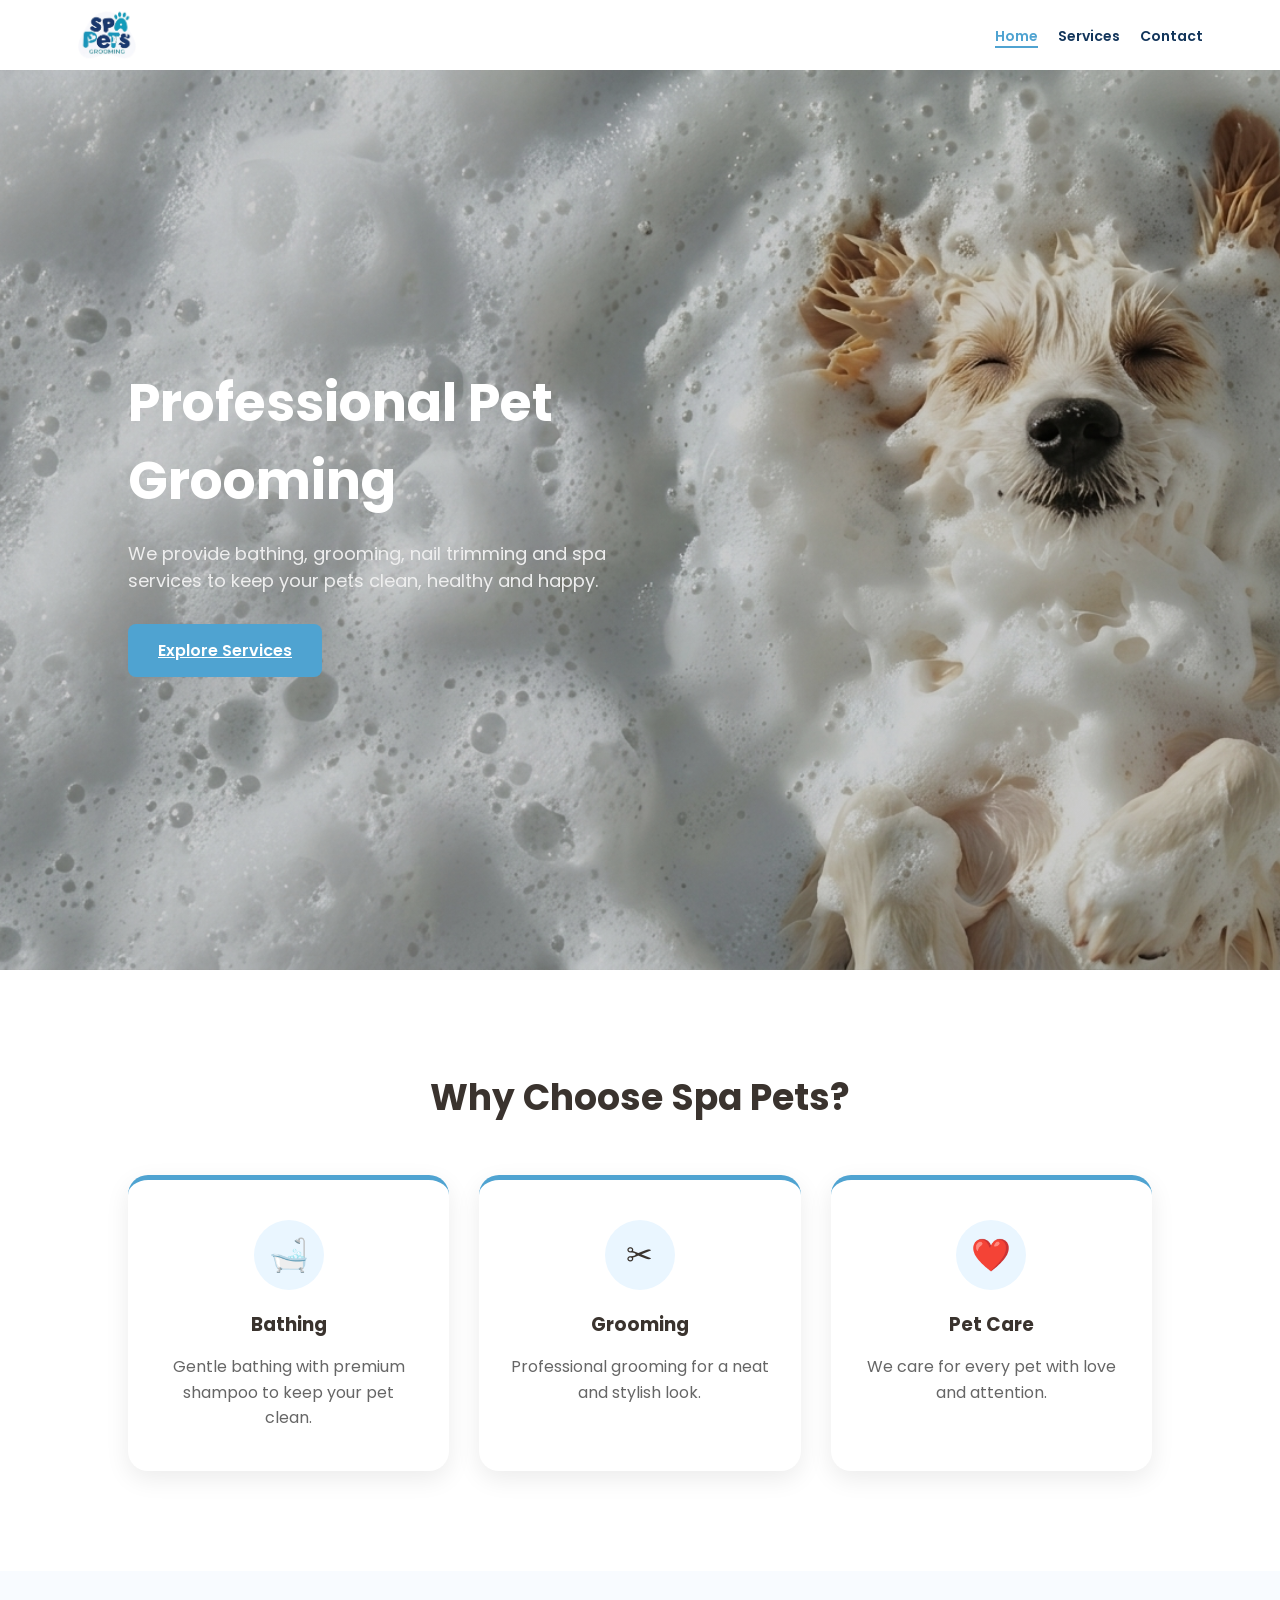
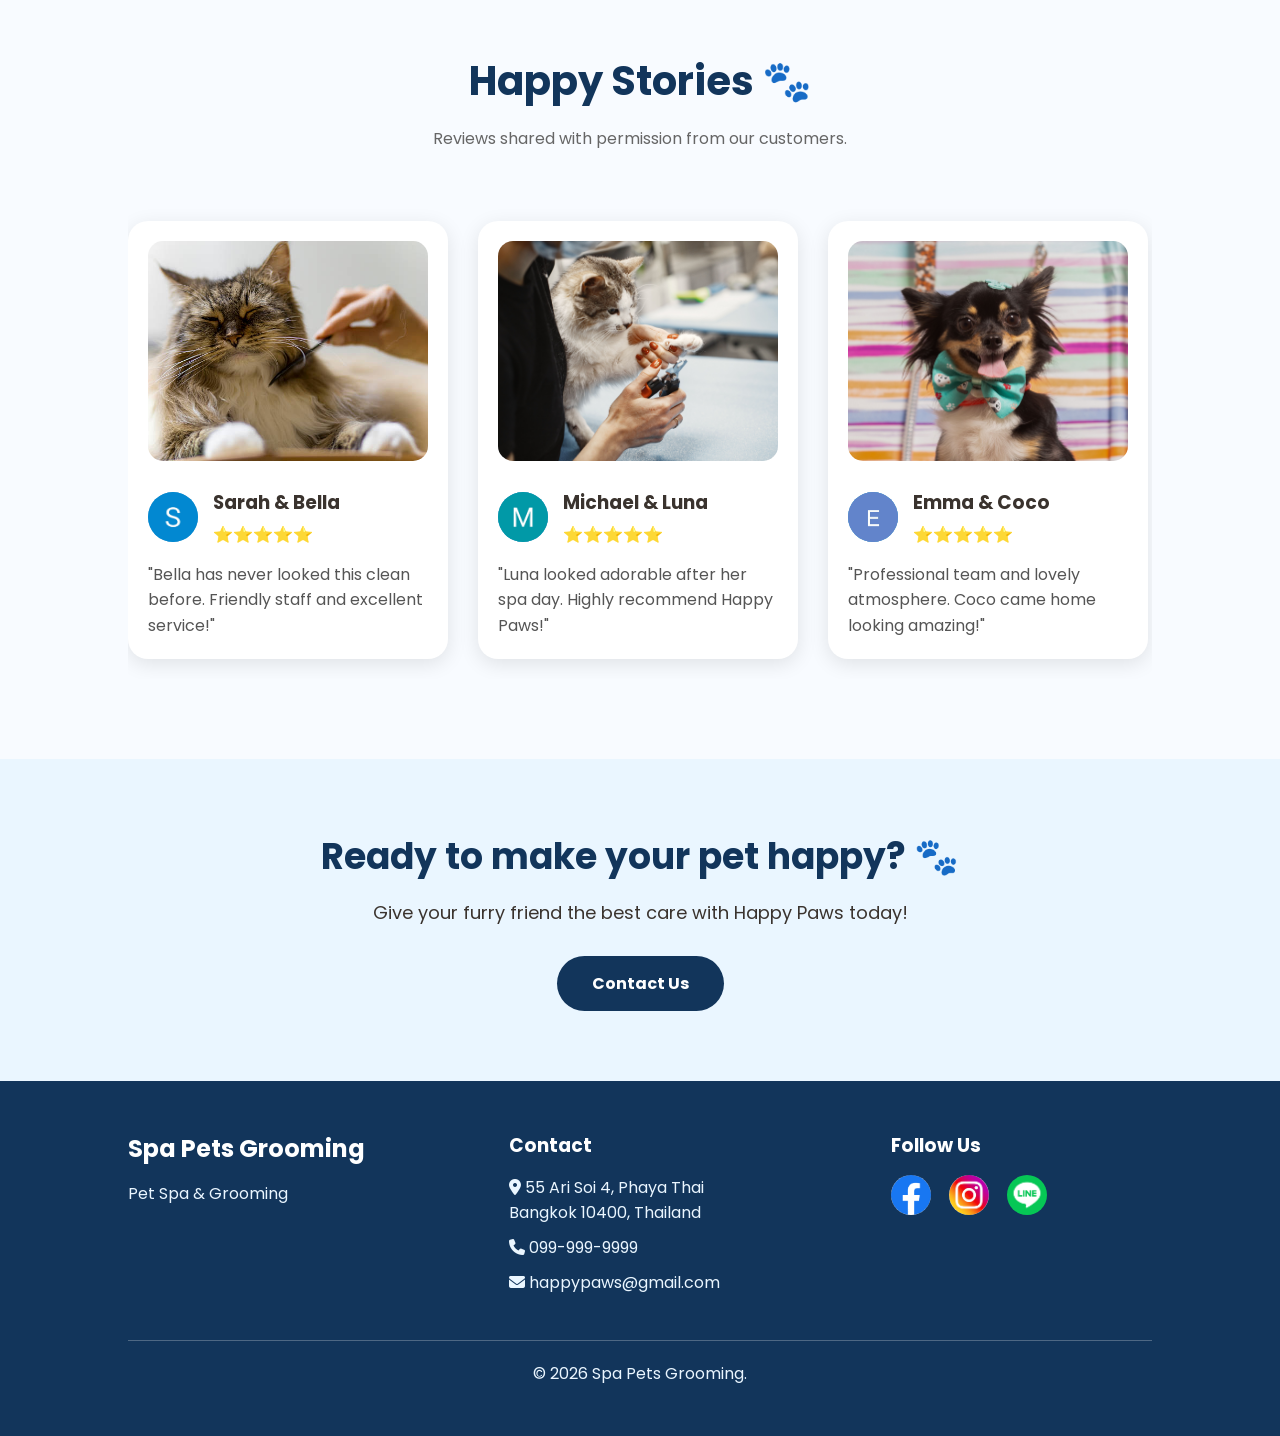
<file: index.html>
<!DOCTYPE html>
<html lang="en">

<head>
    <meta charset="UTF-8">
    <meta name="viewport" content="width=device-width, initial-scale=1.0">
    <title>Home | Spa Pets</title>
    <link rel="icon" type="image/png" href="images/spapets.png">

        <link rel="preconnect" href="https://fonts.googleapis.com">
        <link rel="preconnect" href="https://fonts.gstatic.com" crossorigin>
        <link href="https://fonts.googleapis.com/css2?family=Poppins:wght@300;400;500;600;700&display=swap" rel="stylesheet">
       

        <link rel="stylesheet" href="css/style.css">

        <!-- Font Awesome -->
        <link rel="stylesheet"
            href="https://cdnjs.cloudflare.com/ajax/libs/font-awesome/6.5.2/css/all.min.css">
</head>

<body>
    <header>
        <nav>
            <div class="logo">
                <img src="images/spapets.png" alt="spa pets Logo">
            </div>
            <ul>
                <li><a href="index.html" class="active">Home</a></li> 
                <li><a href="menu.html">Services</a></li>
                <li><a href="contact.html">Contact</a></li>
            </ul>
           
        </nav>
    </header>
    <main>
        <section class="hero">
            <div class="hero-text">
                <h1>Professional Pet Grooming</h1>
                <p>
                    We provide bathing, grooming, nail trimming and spa services
                    to keep your pets clean, healthy and happy.
                </p>
                <a href="menu.html" class="btn"> Explore Services </a>
            </div>
           

        </section>

        <section class="features">
            <h2>Why Choose Spa Pets?</h2>
                <div class="feature-container">

                    <div class="feature-card">
                            <div class="feature-icon">
                                🛁
                            </div>
                        <h3>Bathing</h3>
                        <p>Gentle bathing with premium shampoo to keep your pet clean.</p>
                    </div>

                    <div class="feature-card">
                        <div class="feature-icon">
                                ✂
                        </div>
                        <h3>Grooming</h3>
                        <p>Professional grooming for a neat and stylish look.</p>
                    </div>

                    <div class="feature-card">
                        <div class="feature-icon">
                                ❤️
                        </div>
                        <h3>Pet Care</h3>
                        <p>We care for every pet with love and attention.</p>
                    </div>

                </div>

        </section>

        <!-- Reviews Section -->
        <section class="reviews">
            <h2>Happy Stories 🐾</h2>
            <p class="reviews-description">
                Reviews shared with permission from our customers.
            </p>

            <div class="review-container">
                <!-- Review 1 -->
                <div class="review-card">
                    <img class="pet-photo" src="images/photo7.jpg" alt="Bella">
                    <div class="reviewer">
                        <div class="avatar">
                           <img class="avatar" src="images/S.jpg" alt="Sarah">
                        </div>

                        <div>
                            <h3>Sarah & Bella</h3>
                            <div class="stars">
                                ⭐⭐⭐⭐⭐
                            </div>
                        </div>
                    </div>
                    <p class="review-text">
                        "Bella has never looked this clean before.
                        Friendly staff and excellent service!"
                    </p>
                </div>

                <!-- Review 2 -->
                <div class="review-card">
                    <img class="pet-photo" src="images/photo8.jpg" alt="Luna">
                    <div class="reviewer">
                        <div class="avatar">
                           <img class="avatar" src="images/M.jpg" alt="Sarah">
                        </div>

                        <div>
                            <h3>Michael & Luna</h3>
                            <div class="stars">
                                ⭐⭐⭐⭐⭐
                            </div>
                        </div>
                    </div>
                    <p class="review-text">
                        "Luna looked adorable after her spa day.
                        Highly recommend Happy Paws!"
                    </p>
                </div>

                <!-- Review 3 -->
                <div class="review-card">
                    <img class="pet-photo" src="images/photo6.jpg" alt="Coco">
                    <div class="reviewer">
                        <div class="avatar">
                           <img class="avatar" src="images/E.jpg" alt="Sarah">
                        </div>

                        <div>
                            <h3>Emma & Coco</h3>
                            <div class="stars">
                                ⭐⭐⭐⭐⭐
                            </div>
                        </div>
                    </div>
                    <p class="review-text">
                        "Professional team and lovely atmosphere.
                        Coco came home looking amazing!"
                    </p>
                </div>

                <!-- Review 4 -->
                <div class="review-card">
                    <img class="pet-photo" src="images/photo5.jpg" alt="Max">
                    <div class="reviewer">
                        <div class="avatar">
                           <img class="avatar" src="images/D.jpg" alt="Sarah">
                        </div>

                        <div>
                            <h3>David & Max</h3>
                            <div class="stars">
                                ⭐⭐⭐⭐⭐
                            </div>
                        </div>
                    </div>
                    <p class="review-text">
                        "Excellent grooming service.
                        Max is always excited to come back!"
                    </p>
                </div>

                <!-- Review 5 -->
                <div class="review-card">
                    <img class="pet-photo" src="images/photo2.jpg" alt="Milo">
                    <div class="reviewer">
                        <div class="avatar">
                           <img class="avatar" src="images/O.jpg" alt="Sarah">
                        </div>

                        <div>
                            <h3>Olivia & Milo</h3>
                            <div class="stars">
                                ⭐⭐⭐⭐⭐
                            </div>
                        </div>
                    </div>
                    <p class="review-text">
                        "Amazing care and very friendly staff.
                        Milo looks fantastic!"
                    </p>
                </div>
            </div>
        </section>


        <section class="cta">
            <h2>Ready to make your pet happy? 🐾</h2>
            <p>Give your furry friend the best care with Happy Paws today!</p>
            <a href="contact.html">Contact Us</a>
        </section>


    <footer class="footer">
        <div class="footer-container">

                <!-- ร้าน -->
                <div class="footer-section">
                <h2>Spa Pets Grooming</h2>
                <p>Pet Spa & Grooming</p>
                </div>

                <!-- ติดต่อ -->
           <div class="footer-section">
            <h3>Contact</h3>
                <p><i class="fa-solid fa-location-dot"></i> 
                    55 Ari Soi 4, Phaya Thai<br>
                    Bangkok 10400, Thailand
                <p><i class="fa-solid fa-phone"></i> 099-999-9999</p>
                <p><i class="fa-solid fa-envelope"></i> happypaws@gmail.com</p>
            </div>

                <!-- Social -->
                <div class="footer-section">
                <h3>Follow Us</h3>

                <div class="social-icons">
                    <a href="#">
                        <img src="./images/face.png" alt="Facebook"></a>
                    <a href="#">
                        <img src="./images/ig1.jpeg" alt="Instagram"></a>
                    <a href="#">
                        <img src="./images/line.png" alt="Line"></a>
                </div>
            </div>
        </div>

                <hr>
                <p class="copyright">
                    © 2026 Spa Pets Grooming.
                </p>
    </footer>

    </main>
</body>

</html>
</file>
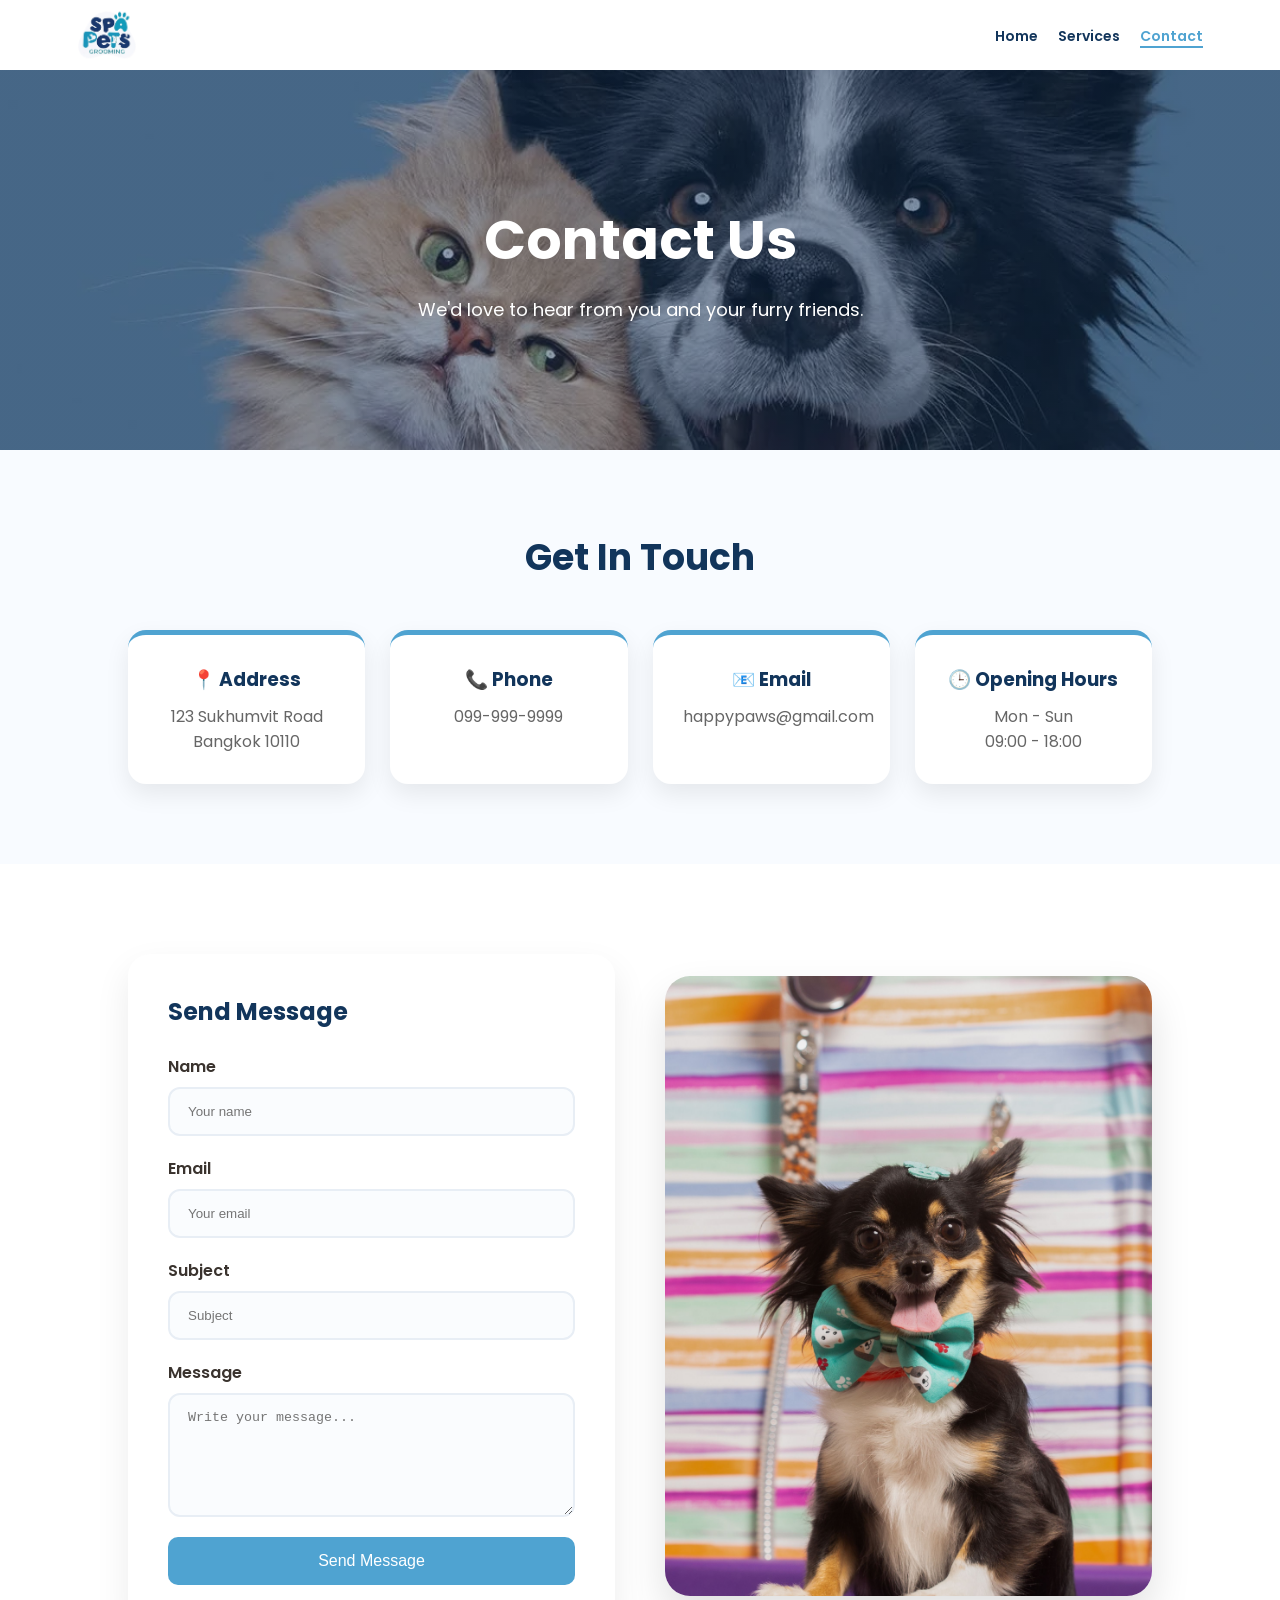
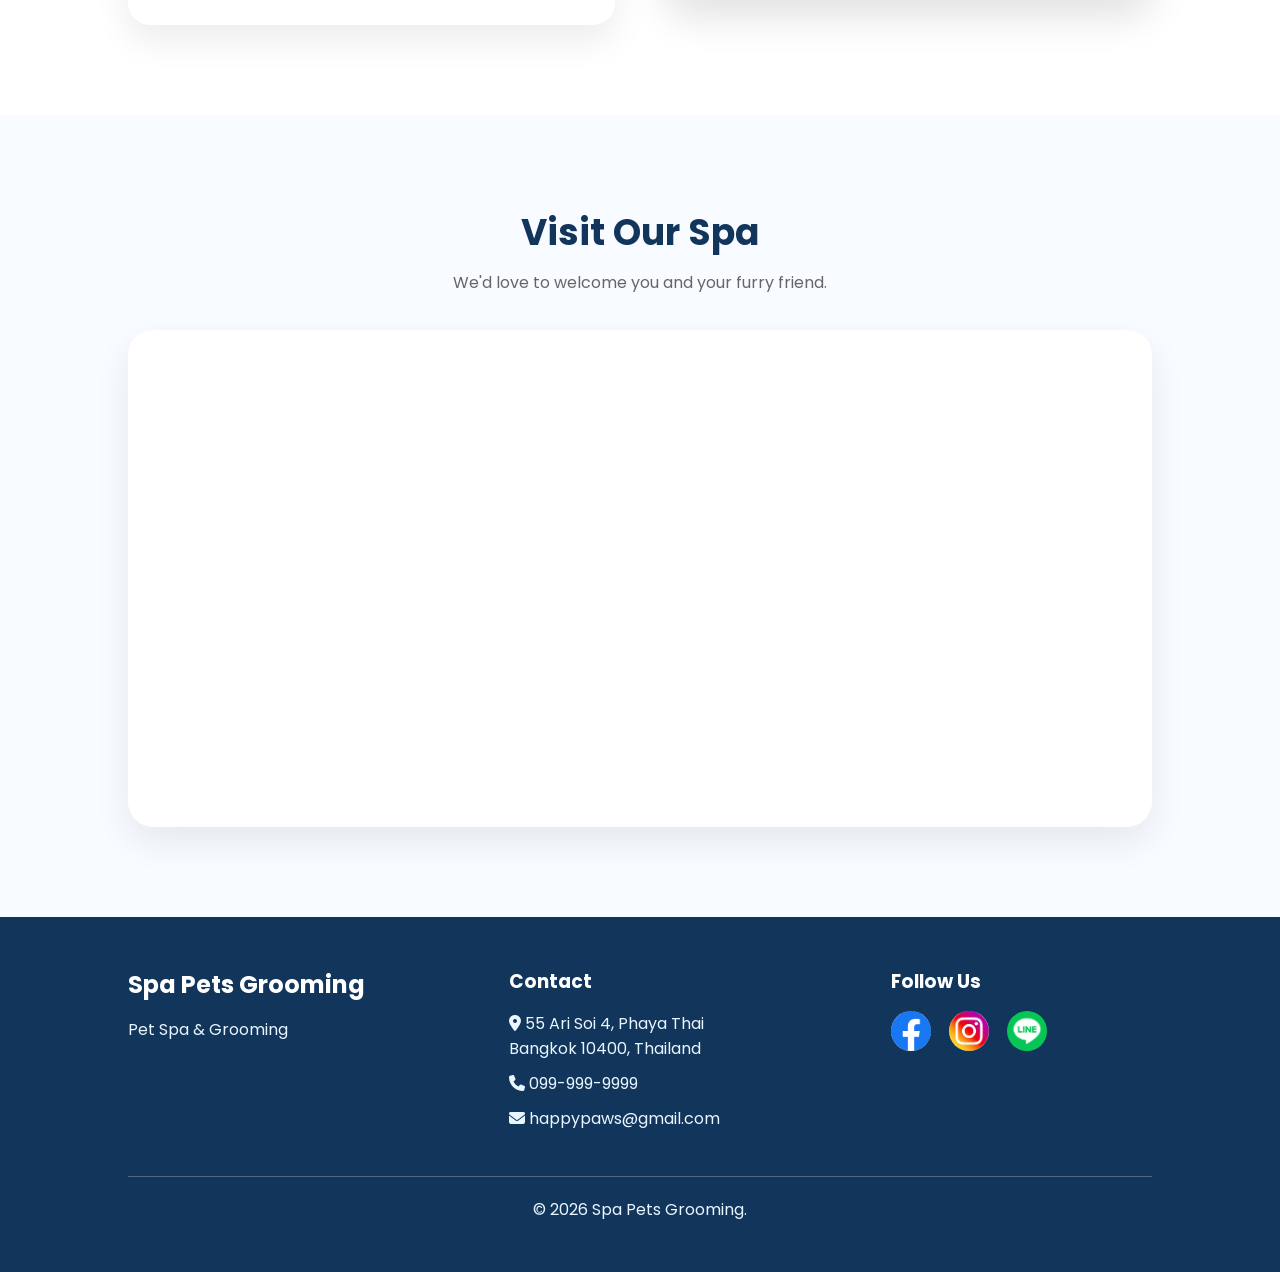
<file: contact.html>
<!DOCTYPE html>
<html lang="en">
<head>
    <meta charset="UTF-8">
    <meta name="viewport" content="width=device-width, initial-scale=1.0">
    <title>Contact | Spa Pets</title>
    <link rel="icon" type="image/png" href="images/spapets.png">

        <link rel="preconnect" href="https://fonts.googleapis.com">
        <link rel="preconnect" href="https://fonts.gstatic.com" crossorigin>
        <link href="https://fonts.googleapis.com/css2?family=Poppins:wght@300;400;500;600;700&display=swap" rel="stylesheet">
        

        <link rel="stylesheet" href="css/style.css">

        <link rel="stylesheet"
        href="https://cdnjs.cloudflare.com/ajax/libs/font-awesome/6.5.2/css/all.min.css">

</head>

<body>

    <header>
        <nav>
            <div class="logo">
                <img src="images/spapets.png" alt="Spa Pets Logo">
            </div>

            <ul>
                <li><a href="index.html">Home</a></li>
                <li><a href="menu.html">Services</a></li>
                <li><a href="contact.html" class="active">Contact</a></li>
            </ul>
        </nav>
    </header>

    <main>

        <!-- Page Header -->
        <section class="contact-header">

            <div class="header-content">
                <h1>Contact Us</h1>
                <p>We'd love to hear from you and your furry friends.</p>
            </div>

        </section>


        <!-- Contact Information -->
        <section class="contact-info">

            <h2>Get In Touch</h2>

            <div class="info-container">

                <div class="info-card">
                    <h3>📍 Address</h3>
                    <p>123 Sukhumvit Road<br>Bangkok 10110</p>
                </div>

                <div class="info-card">
                    <h3>📞 Phone</h3>
                    <p>099-999-9999</p>
                </div>

                <div class="info-card">
                    <h3>📧 Email</h3>
                    <p>happypaws@gmail.com</p>
                </div>

                <div class="info-card">
                    <h3>🕒 Opening Hours</h3>
                    <p>Mon - Sun<br>09:00 - 18:00</p>
                </div>

            </div>

        </section>



        <!-- Contact Form -->
        <section class="contact-section">

            <div class="contact-grid">

                <div class="form-box">

                    <h2>Send Message</h2>

                    <form>

                        <div class="form-group">
                            <label for="name">Name</label>
                            <input type="text" id="name" placeholder="Your name">
                        </div>

                        <div class="form-group">
                            <label for="email">Email</label>
                            <input type="email" id="email" placeholder="Your email">
                        </div>

                        <div class="form-group">
                            <label for="subject">Subject</label>
                            <input type="text" id="subject" placeholder="Subject">
                        </div>

                        <div class="form-group">
                            <label for="message">Message</label>
                            <textarea id="message" rows="6" placeholder="Write your message..."></textarea>
                        </div>

                        <button type="submit">Send Message</button>

                    </form>

                </div>


                <div class="contact-image">
                    <img src="images/photo6.jpg" alt="Cute dog">
                </div>

            </div>

        </section>



            <!-- Google Map -->

            <section class="map">

                <h2>Visit Our Spa</h2>
                <p>
                    We'd love to welcome you and your furry friend.
                </p>

                <div class="map-box">
                    <iframe
                        src="https://www.google.com/maps?q=Ari+Bangkok&output=embed"
                        loading="lazy">
                        title="Spa Pets Location Map">
                    </iframe>
                    
                </div>


            </section>

    </main>



    <!-- Footer -->
    <footer class="footer">

        <div class="footer-container">

            <div class="footer-section">
                <h2>Spa Pets Grooming</h2>
                <p>Pet Spa &amp; Grooming</p>
            </div>

            <div class="footer-section">
            <h3>Contact</h3>
                <p><i class="fa-solid fa-location-dot"></i> 
                    55 Ari Soi 4, Phaya Thai<br>
                    Bangkok 10400, Thailand
                <p><i class="fa-solid fa-phone"></i> 099-999-9999</p>
                <p><i class="fa-solid fa-envelope"></i> happypaws@gmail.com</p>
            </div>

            <div class="footer-section">
                <h3>Follow Us</h3>

                <div class="social-icons">
                    <a href="#"><img src="images/face.png" alt="Facebook"></a>
                    <a href="#"><img src="images/ig1.jpeg" alt="Instagram"></a>
                    <a href="#"><img src="images/line.png" alt="Line"></a>
                </div>

            </div>

        </div>

        <hr>

        <p class="copyright">
            © 2026 Spa Pets Grooming.
        </p>

    </footer>

</body>
</html>
</file>
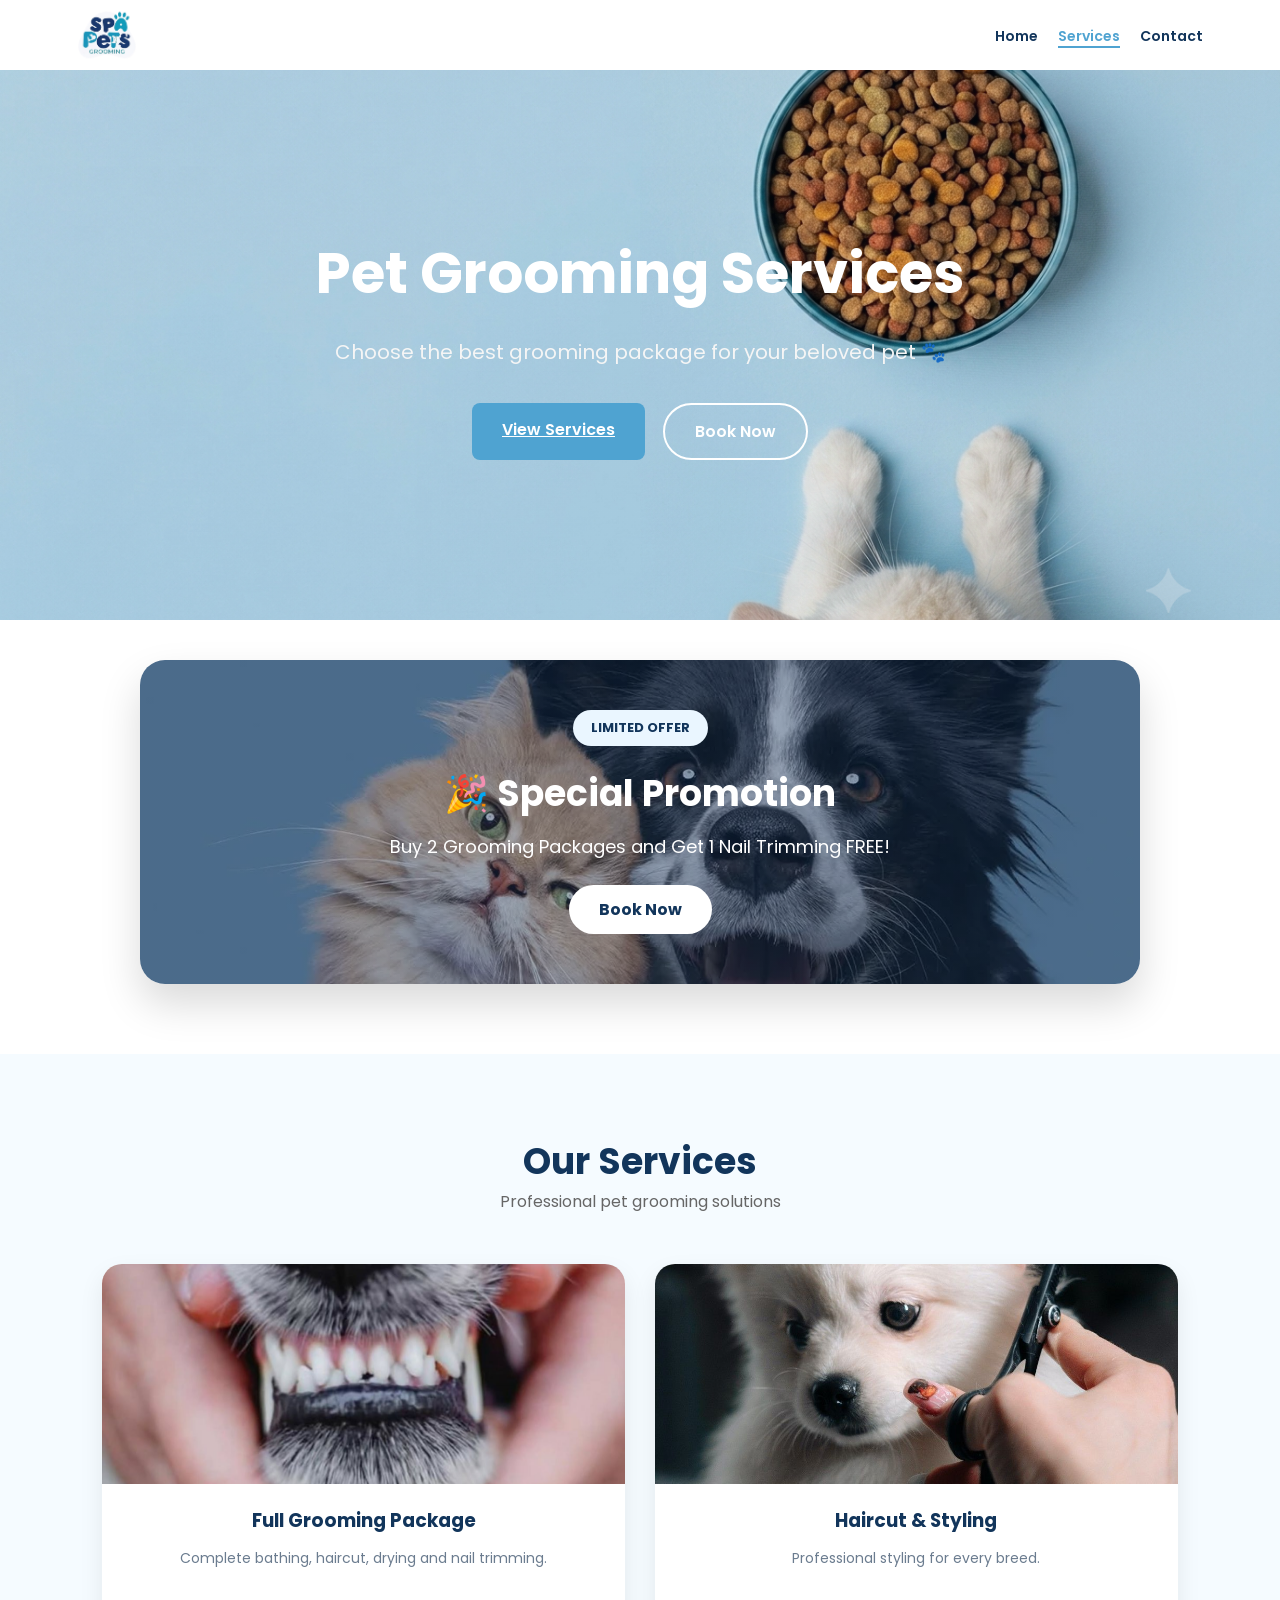
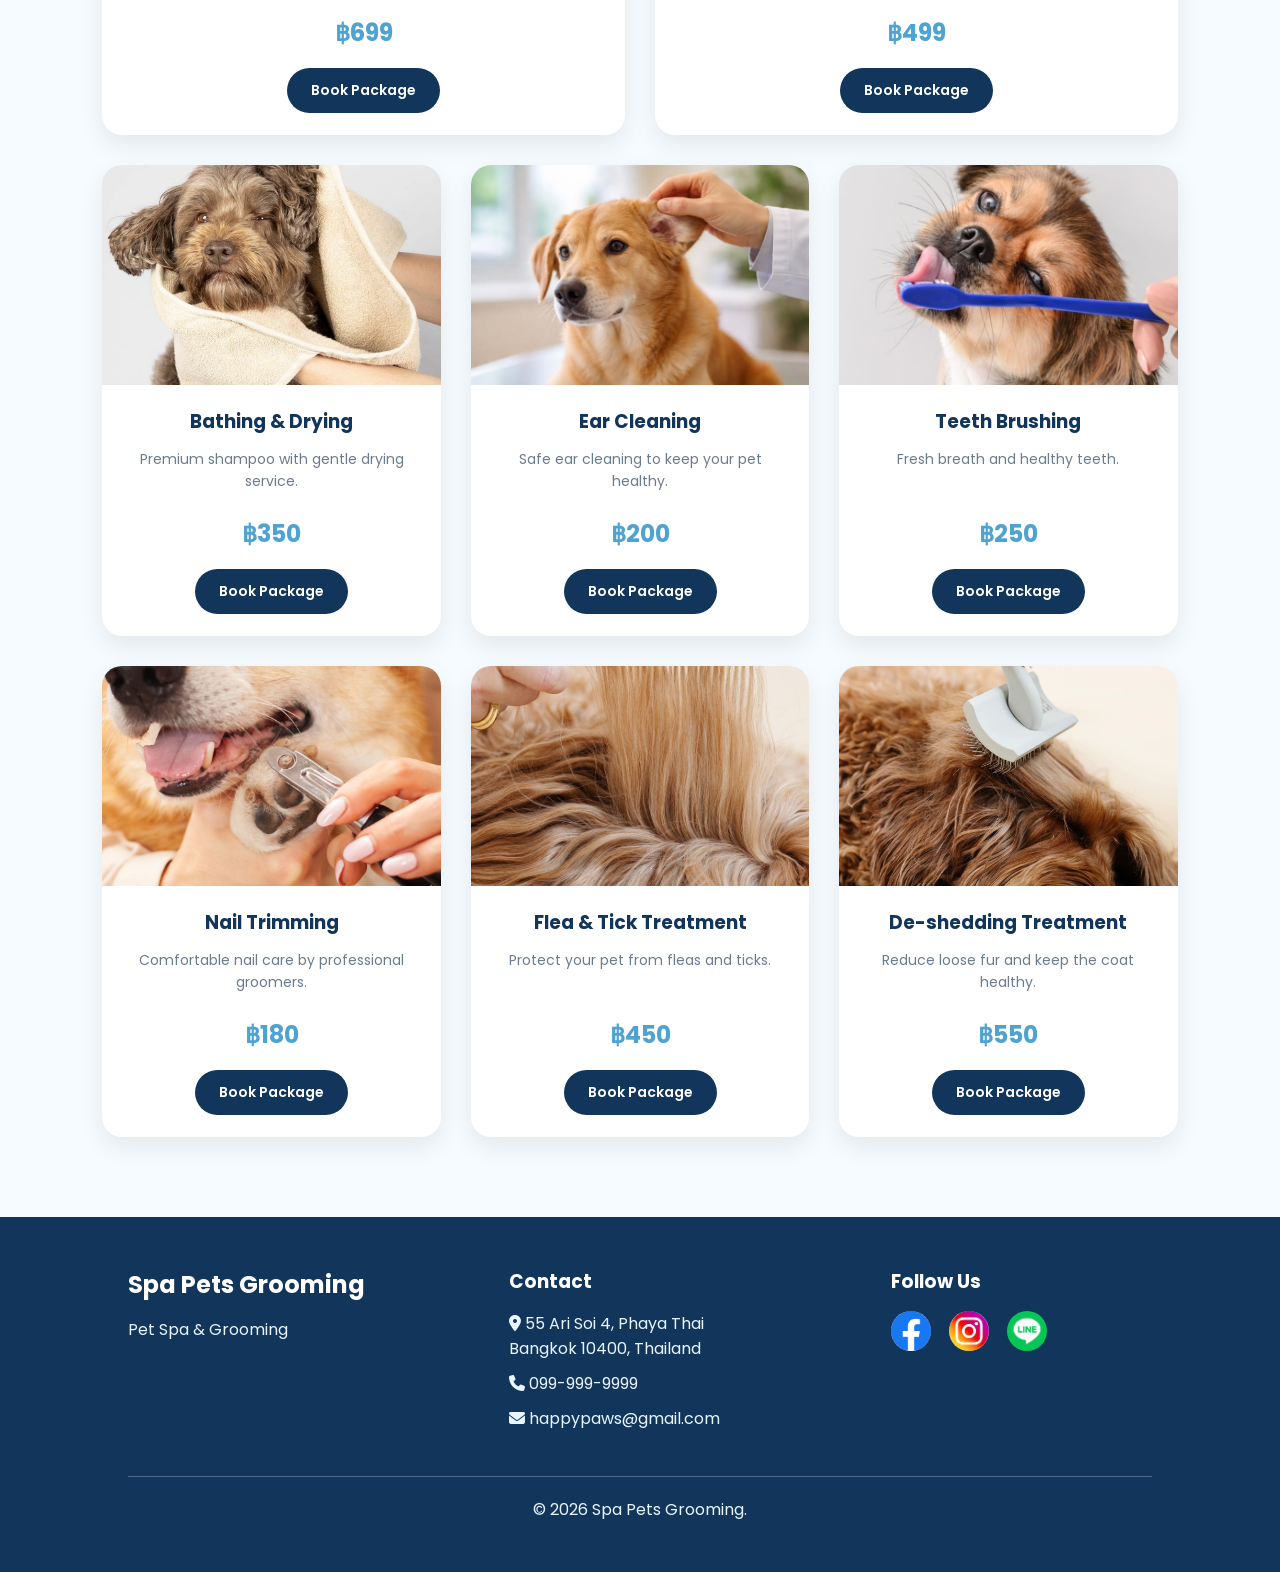
<file: menu.html>
<!DOCTYPE html>
<html lang="en">
<head>
    <meta charset="UTF-8">
    <meta name="viewport" content="width=device-width, initial-scale=1.0">
    <title>Services | Spa Pets</title>
    <link rel="icon" type="image/png" href="images/spapets.png">

        <link rel="preconnect" href="https://fonts.googleapis.com">
        <link rel="preconnect" href="https://fonts.gstatic.com" crossorigin>
        <link href="https://fonts.googleapis.com/css2?family=Poppins:wght@300;400;500;600;700&display=swap" rel="stylesheet">
        

        <link rel="stylesheet" href="css/style.css">

        <!-- Font Awesome -->
        <link rel="stylesheet"
            href="https://cdnjs.cloudflare.com/ajax/libs/font-awesome/6.5.2/css/all.min.css">
</head>

<body>

    <header>
        <nav>
            <div class="logo">
                <img src="images/spapets.png" alt="Spa Pets Logo">
            </div>

            <ul>
                <li><a href="index.html">Home</a></li>
                <li><a href="menu.html" class="active">Services</a></li>
                <li><a href="contact.html">Contact</a></li>
            </ul>
        </nav>
    </header>

    <main>

        <!-- Header -->
        <section class="header">

            <div class="content">
                <h1>Pet Grooming Services</h1>
                <p>Choose the best grooming package for your beloved pet 🐾</p>

                <div class="header-btn">
                    <a href="#services" class="btn">View Services</a>
                    <a href="contact.html" class="btn-outline">Book Now</a>
                </div>
            </div>

        </section>

        <!-- Promotion -->
        <section class="promotion">
            <span class="promo-tag">LIMITED OFFER</span>
            <h2>🎉 Special Promotion</h2>
            <p>Buy 2 Grooming Packages and Get 1 Nail Trimming FREE!</p>
            <a href="contact.html">Book Now</a>

        </section>

        <!-- Services -->
        <section class="services" id="services">

            <h2>Our Services</h2>
            <p>Professional pet grooming solutions</p>

            <div class="services-container">

                <!-- 1 -->
                <div class="card">
                    <img src="images/ฟันหมา.jpg" alt="Full Grooming">

                    <div class="card-content">
                        <h3>Full Grooming Package</h3>
                        <p>Complete bathing, haircut, drying and nail trimming.</p>
                        <div class="price">฿699</div>

                        <a href="contact.html" class="service-btn">
                            Book Package
                        </a>
                    </div>
                </div>

                <!-- 2 -->
                <div class="card">
                    <img src="images/ตัดผม.jpg" alt="Haircut">

                    <div class="card-content">
                        <h3>Haircut &amp; Styling</h3>
                        <p>Professional styling for every breed.</p>
                        <div class="price">฿499</div>

                        <a href="contact.html" class="service-btn">
                            Book Package
                        </a>
                    </div>
                </div>

                <!-- 3 -->
                <div class="card">
                    <img src="images/หมาอาบน้ำ3.jpg" alt="Bathing">

                    <div class="card-content">
                        <h3>Bathing &amp; Drying</h3>
                        <p>Premium shampoo with gentle drying service.</p>
                        <div class="price">฿350</div>

                        <a href="contact.html" class="service-btn">
                            Book Package
                        </a>
                    </div>
                </div>

                <!-- 4 -->
                <div class="card">
                    <img src="images/หูหมา.jpg" alt="Ear Cleaning">

                    <div class="card-content">
                        <h3>Ear Cleaning</h3>
                        <p>Safe ear cleaning to keep your pet healthy.</p>
                        <div class="price">฿200</div>

                        <a href="contact.html" class="service-btn">
                            Book Package
                        </a>
                    </div>
                </div>

                <!-- 5 -->
                <div class="card">
                    <img src="images/หมาเเปรง.jpg" alt="Teeth Brushing">

                    <div class="card-content">
                        <h3>Teeth Brushing</h3>
                        <p>Fresh breath and healthy teeth.</p>
                        <div class="price">฿250</div>

                        <a href="contact.html" class="service-btn">
                            Book Package
                        </a>
                    </div>
                </div>

                <!-- 6 -->
                <div class="card">
                    <img src="images/หมาตัดเล็บ.jpg" alt="Nail Trimming">

                    <div class="card-content">
                        <h3>Nail Trimming</h3>
                        <p>Comfortable nail care by professional groomers.</p>
                        <div class="price">฿180</div>

                        <a href="contact.html" class="service-btn">
                            Book Package
                        </a>
                    </div>
                </div>

                <!-- 7 -->
                <div class="card">
                    <img src="images/เห็บ.jpg" alt="Flea Treatment">

                    <div class="card-content">
                        <h3>Flea &amp; Tick Treatment</h3>
                        <p>Protect your pet from fleas and ticks.</p>
                        <div class="price">฿450</div>

                        <a href="contact.html" class="service-btn">
                            Book Package
                        </a>
                    </div>
                </div>

                <!-- 8 -->
                <div class="card">
                    <img src="images/บำบัด.jpg" alt="De-shedding">

                    <div class="card-content">
                        <h3>De-shedding Treatment</h3>
                        <p>Reduce loose fur and keep the coat healthy.</p>
                        <div class="price">฿550</div>

                        <a href="contact.html" class="service-btn">
                            Book Package
                        </a>
                    </div>
                </div>
            </div>
        </section>
    </main>    

    <!-- Footer -->
    <footer class="footer">

        <div class="footer-container">

            <div class="footer-section">
                <h2>Spa Pets Grooming</h2>
                <p>Pet Spa &amp; Grooming</p>
            </div>

            <div class="footer-section">
            <h3>Contact</h3>
                <p><i class="fa-solid fa-location-dot"></i> 
                    55 Ari Soi 4, Phaya Thai<br>
                    Bangkok 10400, Thailand
                <p><i class="fa-solid fa-phone"></i> 099-999-9999</p>
                <p><i class="fa-solid fa-envelope"></i> happypaws@gmail.com</p>
            </div>

            <div class="footer-section">
                <h3>Follow Us</h3>

                <div class="social-icons">
                    <a href="#"><img src="images/face.png" alt="Facebook"></a>
                    <a href="#"><img src="images/ig1.jpeg" alt="Instagram"></a>
                    <a href="#"><img src="images/line.png" alt="Line"></a>
                </div>

            </div>

        </div>

        <hr>

        <p class="copyright">
            © 2026 Spa Pets Grooming.
        </p>

    </footer>

</body>
</html>
</file>
<file: css/style.css>
/* Reset */
*{
    margin: 0;
    padding: 0;
    box-sizing: border-box;
}
:root{
    --primary-color: #12355B;     /* น้ำเงินเข้ม */
    --secondary-color: #4FA3D1;   /* ฟ้าหลัก */
    --light-color: #EAF6FF;       /* ฟ้าอ่อน */
    --text-color: #3A332E;
    --white: #ffffff;
}
body{
    font-family:'Poppins',sans-serif;
    color: var(--text-color);
}


nav{
    display: flex;
    justify-content: space-between;
    align-items: center;
    padding: 8px 6%;
    height: 70px;
    background:white;
    box-shadow:0 3px 15px rgba(0,0,0,0.08);
}

/* Logo */

.logo{
    display:flex;
    flex-direction:column;

}
.logo span{
    font-size:22px;
    font-weight:700;
    color:#12355B;
}
.logo small{
    font-size:10px;
    color:var(--secondary-color);
    letter-spacing:1px;
}
.logo img{
    width: 60px;
    height: auto;
}

/*menu*/
nav ul{
    display: flex;
    list-style: none;
    align-items: center;
    gap: 20px; 
}

nav a{
    font-size: 14px;
    text-decoration: none;
    color: #12355b;
    font-weight: 600;
    transition:0.3s;
}

nav a:hover{
    color: var(--secondary-color);
}

nav a.active{
    color: var(--secondary-color);
    border-bottom: 2px solid var(--secondary-color);
}



.hero{
    background: linear-gradient(rgba(0,0,0,0.2), rgba(0,0,0,0.2)),url("../images/dogdog.png");
    background-size:cover; 
    background-position:center;

    display: flex;
    justify-content: flex-start;  
    align-items: center;
    height: 100vh;
    padding-left: 10%;        
    text-align: right;  
}
.hero-text{
    text-align: left;
}

.hero h1,
.hero p,
.hero .btn{
    position:relative;
    z-index:1;
    color:white;
}
.hero h1{
    font-size:52px;
    margin-bottom:20px;
    max-width:600px;
}

.hero p{
    font-size:18px;
    margin-bottom:30px;
    max-width:500px;
    color:#eee;
}

.btn{
    display:inline-block;
    background-color:var(--secondary-color);
    color:white;
    padding:14px 30px;
    border-radius:8px;
    font-weight:600;
    transition:0.3s;
}

.btn:hover{
    background-color:var(--primary-color);
    transform:translateY(-2px);
}

/*----------------------------------------*/
.features{
    /*background:#F8FBFF;*/
    padding: 100px 10%;
    text-align: center;
}
.features h2{
    font-size: 36px;
    margin-bottom: 40px;
}
.feature-container{
    display:grid;
    grid-template-columns:repeat(auto-fit,minmax(280px,1fr));
    gap:30px;
    margin-top:50px;
}
.feature-card{
    background:white;
    padding:40px 30px;
    border-radius:20px;
    text-align:center;

    box-shadow:0 8px 25px rgba(0,0,0,.08);
    border-top:5px solid var(--secondary-color);
    transition:.3s;
}
.feature-card h3{
    margin-bottom:15px;
}

.feature-card p{
    color: #666666;
    line-height: 1.6;
}
.feature-card:hover{
    transform:translateY(-10px);
    box-shadow:0 15px 35px rgba(0,0,0,.15);
}
.feature-icon{
    width:70px;
    height:70px;
    margin:auto;
    margin-bottom:20px;
    border-radius:50%;
    background:#EAF6FF;
    display:flex;
    justify-content:center;
    align-items:center;
    font-size:32px;
}

/* ===== Reviews Section ===== */

.reviews {
    padding: 80px 10%;
    background-color: #f8fbff;
    text-align: center;
}
.reviews h2{
    font-size: 2.5rem;
    color:var(--primary-color);
    margin-bottom: 15px;
}
.reviews-description{
    color:#666;
    font-size:1rem;
    margin-bottom:50px;
}
.review-container {
    display: flex;
    gap: 30px;
    overflow-x: auto;
    scroll-snap-type: x mandatory;
    scroll-behavior: smooth;
    padding: 20px 0;
}

/* Review Card */
.review-card{
    background:white;
    min-width:320px;
    max-width:320px;
    padding:20px;
    border-radius:20px;
    box-shadow:0 5px 20px rgba(0,0,0,0.1);
    text-align:left;
    scroll-snap-align:start;
    transition:0.3s;
}
.review-card:hover{
    transform:translateY(-10px);
}
/* Pet Image */
.pet-photo{
    width:100%;
    height:220px;
    object-fit:cover;
    border-radius:15px;
    margin-bottom:20px;
}


/* Customer info */
.reviewer{
    display:flex;
    align-items:center;
    gap:15px;
    margin-bottom:15px;
}
.reviewer h3{
    margin-bottom:5px;
}

/* Avatar */
.avatar{
    width:50px;
    height:50px;
    background:var(--secondary-color);
    color:white;
    border-radius:50%;
    display:flex;
    justify-content:center;
    align-items:center;
    font-size:20px;
    font-weight:bold;
}

/* Stars */
.stars{
    color:#F4D03F;
}

/* Review text */
.review-text{
    color:#555;
    line-height:1.6;
}

/* CTA Section */
.cta{
    text-align: center;
    padding: 70px 20px;
    background-color: #eaf6ff;
}

.cta h2{
    color: #12355b;
    font-size: 36px;
    margin-bottom: 15px;
}

.cta p{
    font-size: 18px;
    margin-bottom: 30px;
}

.cta a{
    display: inline-block;
    background-color: #12355b;
    color: white;
    padding: 15px 35px;
    border-radius: 30px;
    text-decoration: none;
    font-weight: bold;
}

.cta a:hover{
    background-color:var(--primary-color);
}




.footer {
    background: var(--primary-color);
    color: white;
    padding: 50px 10%;
}

.footer-container {
    display: flex;
    justify-content: space-between;
    flex-wrap: wrap;
    gap: 120px;
}
.footer-section{
    flex: 1;
}
.footer-section h2,
.footer-section h3 {
    margin-bottom: 15px;
}

.footer-section p {
    margin: 10px 0;
    color: var(--light-color);
}

.social-icons {
    display: flex;
    gap: 18px;
    margin-top: 10px;
}

.social-icons a {
    color: white;
    font-size: 28px;
    transition: .3s;
}

.social-icons a:hover {
    color: var(--secondary-color);
    transform: scale(1.2);
}

.footer hr {
    margin: 35px 0 20px;
    border: none;
    border-top: 1px solid rgba(255,255,255,.25);
}

.copyright {
    text-align: center;
    color: var(--light-color);
}

.social-icons img{
    width:40px;
    height:40px;
    object-fit:cover;
    border-radius:50%;
    transition:.3s;
}

.social-icons img:hover{
    transform:scale(1.1);
}




/* ===== Page Header ===== */
.header{
    height:550px;

    background:
        linear-gradient(rgba(18,53,91,.1), rgba(18,53,91,.1)),
        url("../images/cateat1.png");

    background-size:cover;
    background-position:center;

    display:flex;
    justify-content:center;
    align-items:center;
    text-align:center;

    color:white;
}

.header .content{
    max-width:700px;
    padding:20px;
}

.header h1{
    font-size:56px;
    margin-bottom:20px;
    font-weight:700;
}

.header p{
    font-size:20px;
    line-height:1.6;
    margin-bottom:35px;
    color:#f5f5f5;
}

.header-btn{
    display:flex;
    justify-content:center;
    gap:18px;
    flex-wrap:wrap;
}

.btn-outline{
    display:inline-block;
    padding:14px 30px;
    border:2px solid white;
    color:white;
    border-radius:40px;
    text-decoration:none;
    font-weight:600;
    transition:.3s;
}

.btn-outline:hover{
    background: var(--white);
    color: var(--primary-color);
}



/* ==========================
   PROMOTION
========================== */

.promotion{
    width:90%;
    max-width:1000px;
    margin:40px auto 70px;
    padding:50px 30px;
    border-radius:25px;
    background:
        linear-gradient(rgba(18,53,91,.4), rgba(18,53,91,.4)),
        url("../images/dogcat.jpg");
    background-size:cover;
    background-position:center;
    color:white;
    text-align:center;
    box-shadow:0 20px 40px rgba(0,0,0,.15);
}
.promotion h2{
    font-size:36px;
    margin-bottom:12px;

}
.promotion p{
    font-size:18px;
    margin-bottom:25px;
}
.promotion a{
    display:inline-block;
    background: var(--white);
    color: var(--primary-color);
    padding:12px 30px;
    border-radius:30px;
    text-decoration:none;
    font-weight:bold;
    transition:.3s;
}
.promotion a:hover{
    transform:translateY(-3px);
    box-shadow:0 10px 20px rgba(0,0,0,.15);
}
.promo-tag{
    display:inline-block;
    background:var(--light-color);
    color:var(--primary-color);
    padding:8px 18px;
    border-radius:30px;
    font-size:13px;
    font-weight:bold;
    margin-bottom:20px;
}
  

/* hover */
.card{
    background:#fff;
    border-radius:20px;
    overflow:hidden;
    box-shadow:0 10px 25px rgba(0,0,0,.08);
    transition:.35s;
    display:flex;
    flex-direction:column;
    position:relative;
}

.card:hover {
    transform:translateY(-8px);
    box-shadow:0 20px 35px rgba(79,163,209,.25);
}

/* text */
.card h3 {
    color:var(--primary-color);
    margin-bottom: 12px;
}

.card p {
    font-size: 14px;
    color: #6b7c8f;
    line-height:1.6;
    min-height:50px;
}

/* image (อยู่ล่าง + premium) */
.card img{
    width:100%;
    height:220px;
    object-fit:cover;
    transition:.4s;
}
.card:hover img{

    transform:scale(1.08);

}
.card-content{
    padding:22px;
    text-align:center;
}

.price{
    margin-top:18px;
    font-size:24px;
    color:var(--secondary-color);
    font-weight:bold;
}

  
/* ==========================
   SERVICES
========================== */

.services{
    background:#f5fbff;
    padding:80px 8%;
    text-align:center;
}

.services h2{
    font-size:36px;
    color:var(--primary-color);
}

.services>p{
    color:#666;
    margin-bottom:50px;
}

/* GRID */

.services-container{
    display:grid;
    grid-template-columns:repeat(6,1fr);
    gap:30px;
    max-width:1200px;
    margin:auto;
}

/* ---------- Row 1 ---------- */

.card:nth-child(1),
.card:nth-child(2){

    grid-column:span 3;

}

/* ---------- Row 2 ---------- */

.card:nth-child(3),
.card:nth-child(4),
.card:nth-child(5){

    grid-column:span 2;

}

/* ---------- Row 3 ---------- */

.card:nth-child(6),
.card:nth-child(7),
.card:nth-child(8){

    grid-column:span 2;

}

.service-btn{
    display:inline-block;
    margin-top:18px;
    padding:12px 24px;
    background:#12355B;
    color:white;
    text-decoration:none;
    border-radius:30px;
    font-size:14px;
    font-weight:600;
    transition:.3s;

}

.service-btn:hover{
    background:#4FA3D1;
    transform:translateY(-2px);

}



/* ==========================
CONTACT PAGE
========================== */

/* Header */

.contact-header{
    height:380px;
    background:
    linear-gradient(rgba(18,53,91,.45),rgba(18,53,91,.45)),
    url("../images/dogcat.jpg");

    background-size:cover;
    background-position:center;

    display:flex;
    justify-content:center;
    align-items:center;

    color:white;
    text-align:center;
}

.contact-header h1{
    font-size:55px;
    margin-bottom:15px;
}

.contact-header p{
    font-size:18px;
}

/* Contact Information */

.contact-info{
    padding:80px 10%;
    background:#F8FBFF;
    text-align:center;
}

.contact-info h2{
   color:#12355B;
    font-size:36px;
    margin-bottom:45px;
}

.info-container{
    display:grid;
    grid-template-columns:repeat(auto-fit,minmax(220px,1fr));
    gap:25px;
}

.info-card{
    background:#fff;
    border-top:5px solid #4FA3D1;
    border-radius:18px;
    padding:30px;
    box-shadow:0 10px 25px rgba(0,0,0,.08);
    transition:.3s;
}

.info-card:hover{
    transform:translateY(-8px);
    box-shadow:0 15px 35px rgba(79,163,209,.2);
}
.info-card i{
    color:#4FA3D1;
    font-size:28px;
    margin-bottom:15px;
}
.info-card h3{
    color:#12355B;
    margin-bottom:10px;
}

.info-card p{
    color:#666;
}

/* Contact Form */

.contact-section{
    background:white;
    padding:90px 10%;
}

.contact-grid{
    display:grid;
    grid-template-columns:1fr 1fr;
    gap:50px;
    align-items:center;
}

.form-box{
    background:#fff;
    padding:40px;
    border-radius:22px;
    box-shadow:0 15px 35px rgba(0,0,0,.08);
}
.form-box h2{
    color:#12355B;
    margin-bottom:25px;
}

.form-group{
    display:flex;
    flex-direction:column;
    margin-bottom:20px;
}

.form-group label{
    margin-bottom:8px;
    font-weight:600;
}

.form-group input,
.form-group textarea{
    padding:15px 18px;
    border:2px solid #E8EEF5;
    border-radius:12px;
    background:#FAFCFE;
    transition:.3s;
}

.form-group input:focus,
.form-group textarea:focus{
    border-color:#4FA3D1;
    background:white;
    box-shadow:0 0 10px rgba(79,163,209,.15);
}

.form-box button{
    width:100%;
    border:none;
    background:#4FA3D1;
    color:white;
    padding:15px;
    border-radius:10px;
    font-size:16px;
    cursor:pointer;
    transition:.3s;
}

.form-box button:hover{
    background:#12355B;
}

.contact-image img{
    width:100%;
    height:620px;
    object-fit:cover;
    border-radius:25px;
    box-shadow:0 20px 40px rgba(0,0,0,.12);
}

/* Map */

.map{
    background:#F8FBFF;
    padding:90px 10%;
    text-align:center;
}

.map h2{
    font-size:36px;
    color:#12355B;
    margin-bottom:10px;
}
.map p{
    color:#666;
    margin-bottom:35px;
}
.map-box{
    background:white;
    padding:20px;
    border-radius:25px;
    box-shadow:0 15px 35px rgba(0,0,0,.08);
}

.map iframe{
    width:100%;
    height:450px;
    border:none;
    border-radius:18px;
}







@media screen and (min-width:769px) and (max-width:1024px){

    nav{
        padding:20px 40px;
    }
    .logo img{
        width: 80px;
    }
    nav ul{
        gap:18px;
    }
    nav a{
        font-size:16px;
    }

    .hero h1{
        font-size: 40px;
    }

    .hero p{
        font-size: 16px;
    }


    .services-container{

        grid-template-columns:repeat(2,1fr);

    }

    .card:nth-child(1),
    .card:nth-child(2),
    .card:nth-child(3),
    .card:nth-child(4),
    .card:nth-child(5),
    .card:nth-child(6),
    .card:nth-child(7),
    .card:nth-child(8){

        grid-column:span 1;

    }
}


/* ===== Mobile ===== */

@media screen and (max-width:768px){
    
    nav{
        padding:15px 20px;
        height:60px;
    }
    .logo img{
        width:50px;
    }
    nav ul{
        gap:13px;
    }
    nav a{
        font-size:13px;
    }

    .hero{
        height:420px;
        min-height:420px;
        background-size:cover;
        background-position:center 35%;
    }
     .hero-text{
        max-width:100%;
        text-align:center;
    }
    .hero h1{
        font-size: 30px;
        line-height:1.2;
        margin-bottom:15px;
    }

    .hero p{
        font-size: 14px;
        line-height:1.6;
        margin-bottom: 20px;
    }

    .btn{
        padding:10px 22px;
        font-size:15px;
    }

    .feature-container{
        grid-template-columns:1fr;
    }

    .services-container{

        grid-template-columns:1fr;

    }


    .header{
        height:420px;
        padding:20px;
    }
    .header h1{
        font-size:40px;
        line-height:1.1;
    }
    .header p{
        font-size:16px;
        line-height:1.6;
    }
    .header-btn{
        flex-direction:column;
        align-items:center;
        gap:15px;
    }


    .card{
        display:flex;
        flex-direction:column;
        height:100%;
    }
    .card-content{
        display:flex;
        flex-direction:column;
        flex:1;
    }
    .card p{
        flex:1;
    }


    .contact-grid{
    grid-template-columns:1fr;
    }
    .contact-header h1{
    font-size:40px;
    }
    .contact-header{
    height:280px;
    }

    .service-btn{
        margin-top:auto;
    }
    .services-container{
        display:grid;
        grid-template-columns:1fr;
        gap:20px;
    }

    .services-container .card{
        grid-column:auto !important;
        width:100%;

    }

    .contact-image img{
        display: none;
    }

    .footer{
        padding:30px 20px 15px;
    }

    .footer-container{
        display:flex;
        flex-direction:column;
        align-items:center;
        text-align:center;
        gap:20px;
    }

    .footer-section{
        width:100%;
    }

    .footer-section h2{
        font-size:20px;
        margin-bottom:8px;
    }

    .footer-section h3{
        font-size:17px;
        margin-bottom:8px;
    }

    .footer-section p{
        font-size:14px;
        line-height:1.5;
        margin:5px 0;
    }

    .social-icons{
        justify-content:center;
        gap:12px;
    }

    .social-icons img{
        width:32px;
        height:32px;
    }

    .footer hr{
        margin:20px 0 10px;
    }

    .copyright{
        font-size:12px;
    }
    .price {
        margin-bottom: 20px;
    }
            
}
</file>
